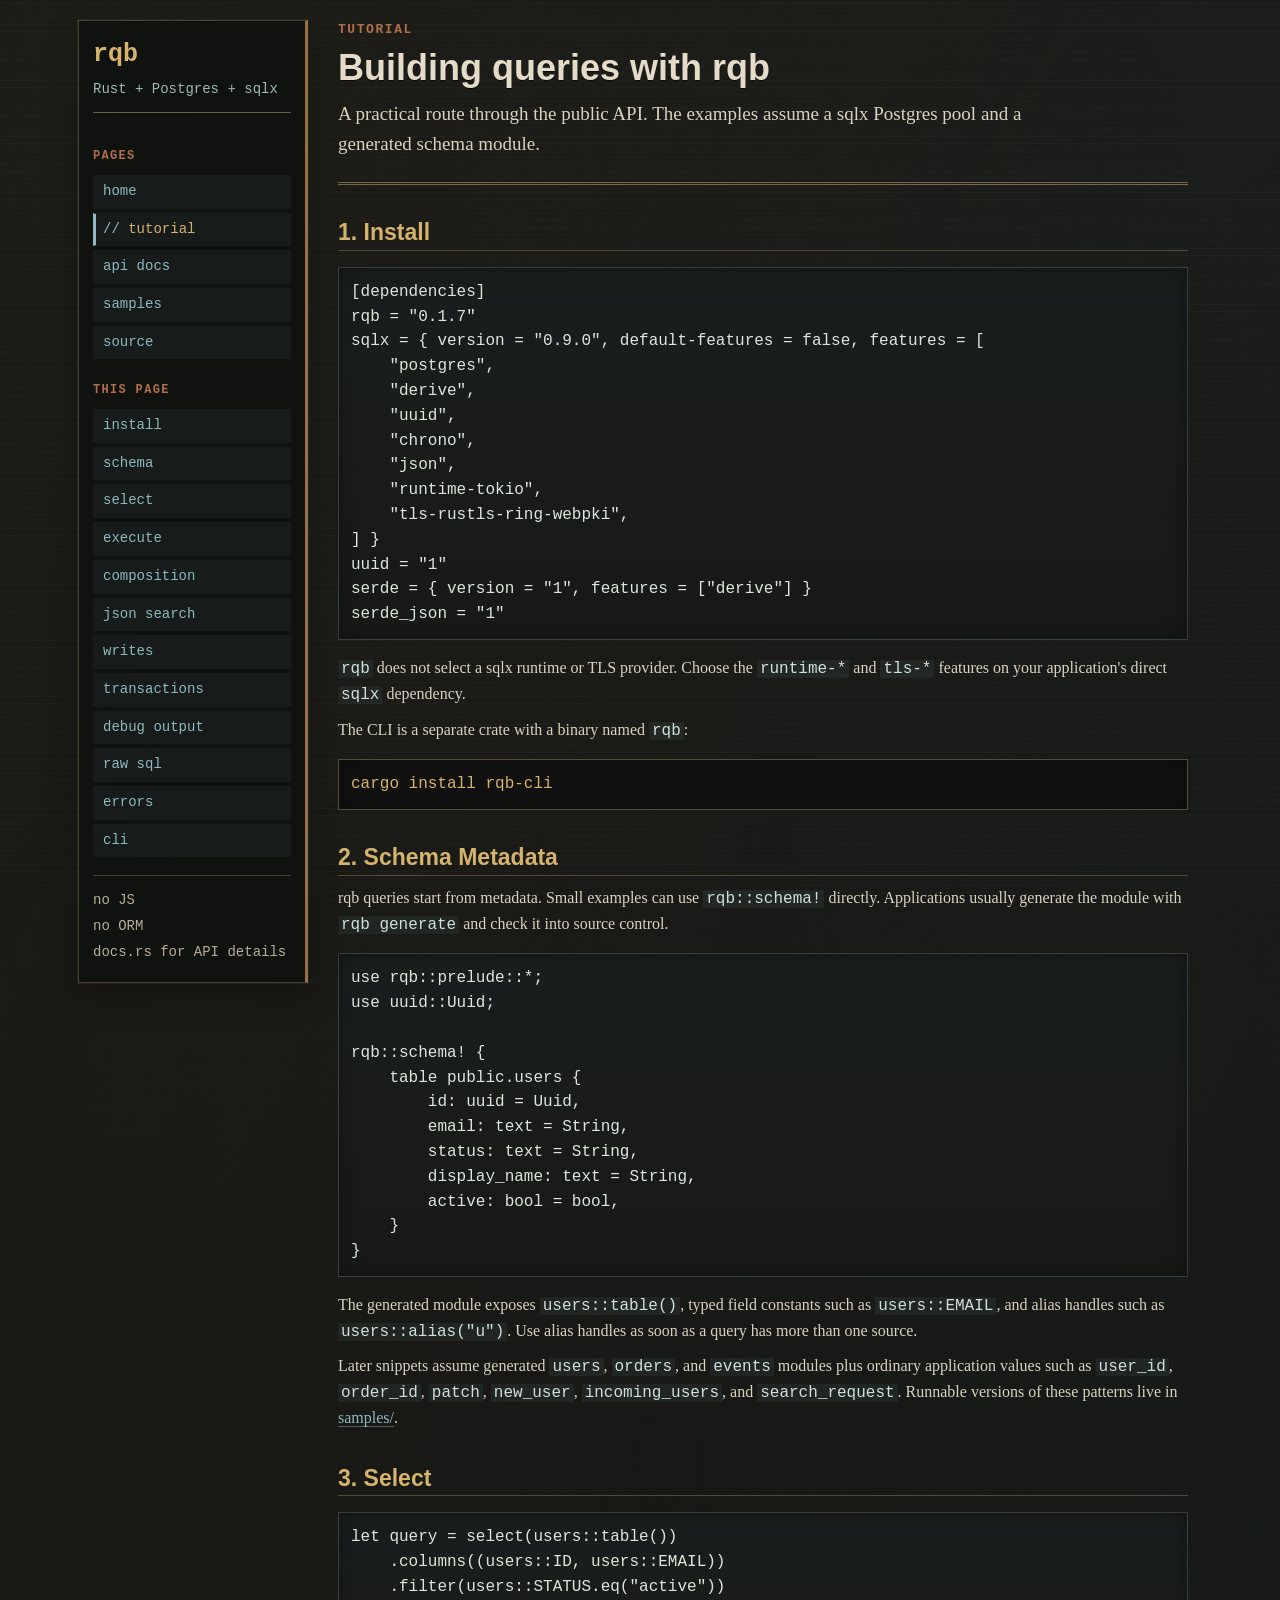
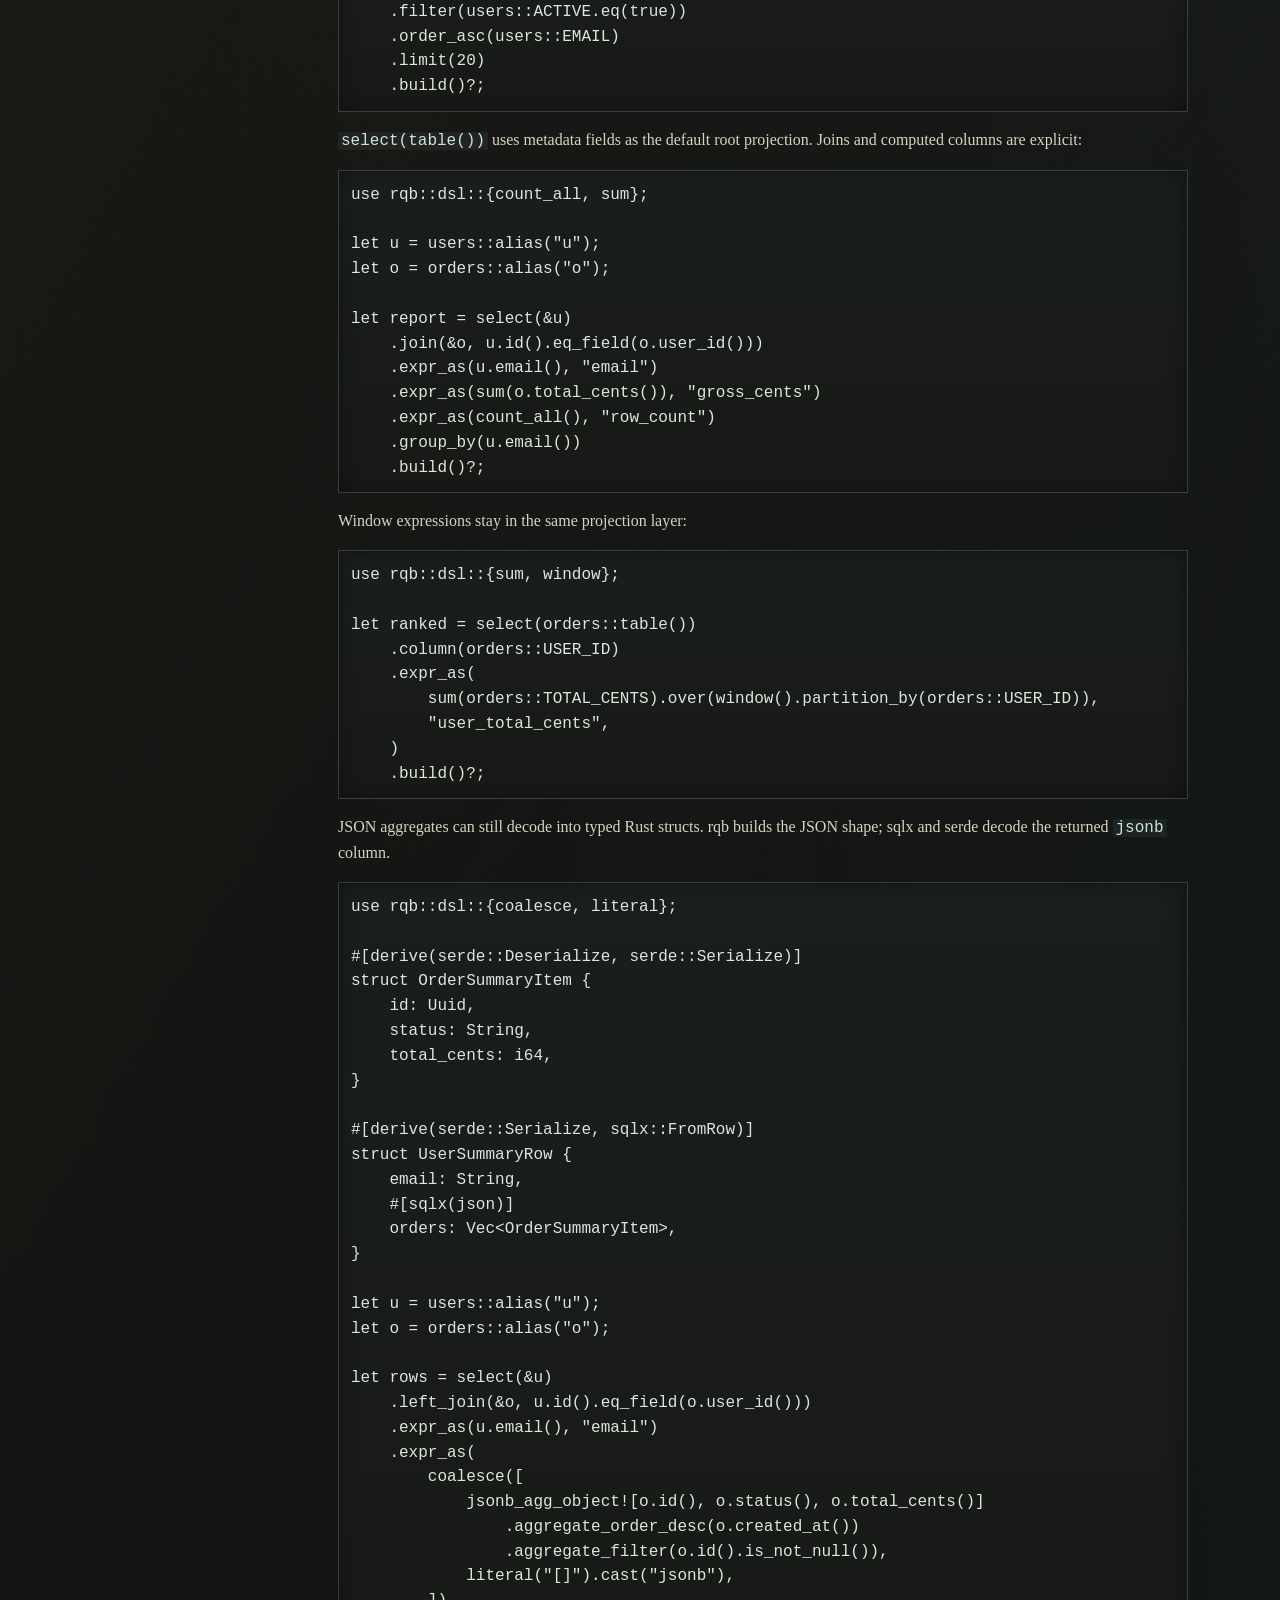
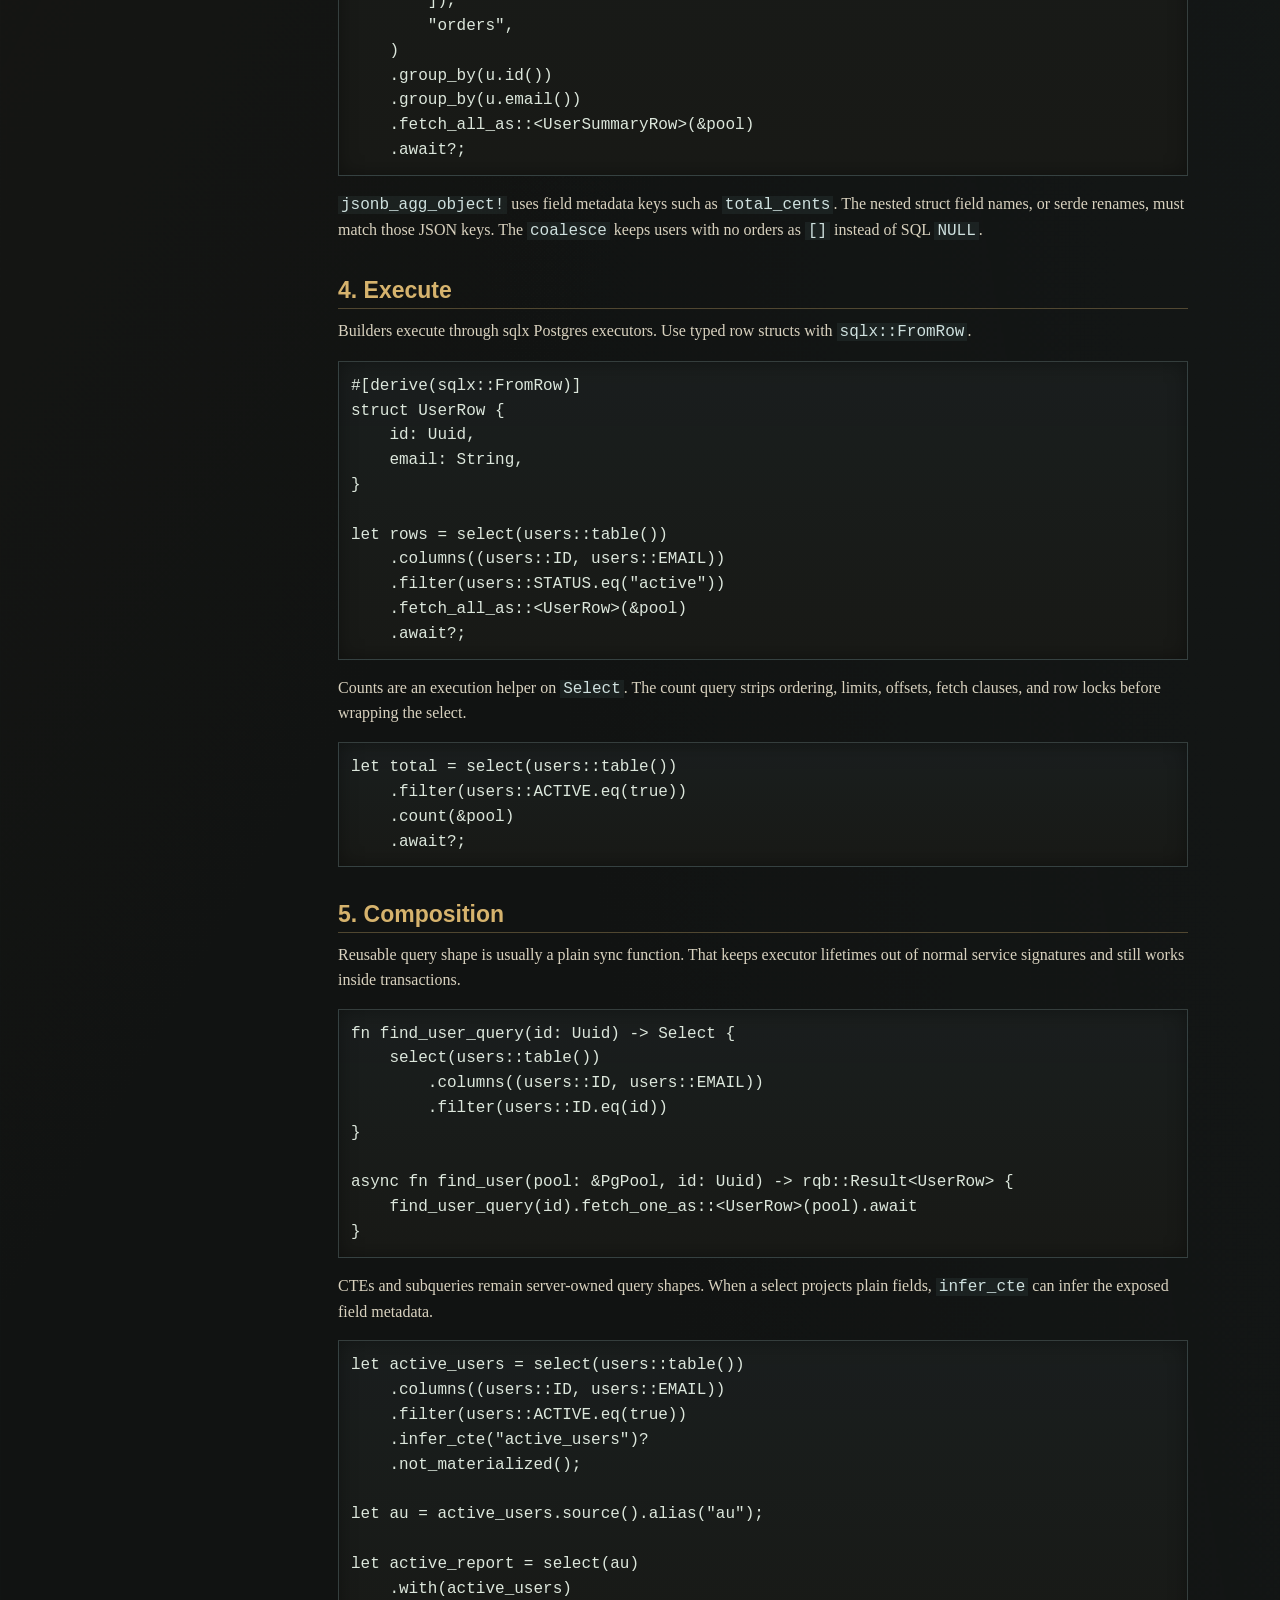
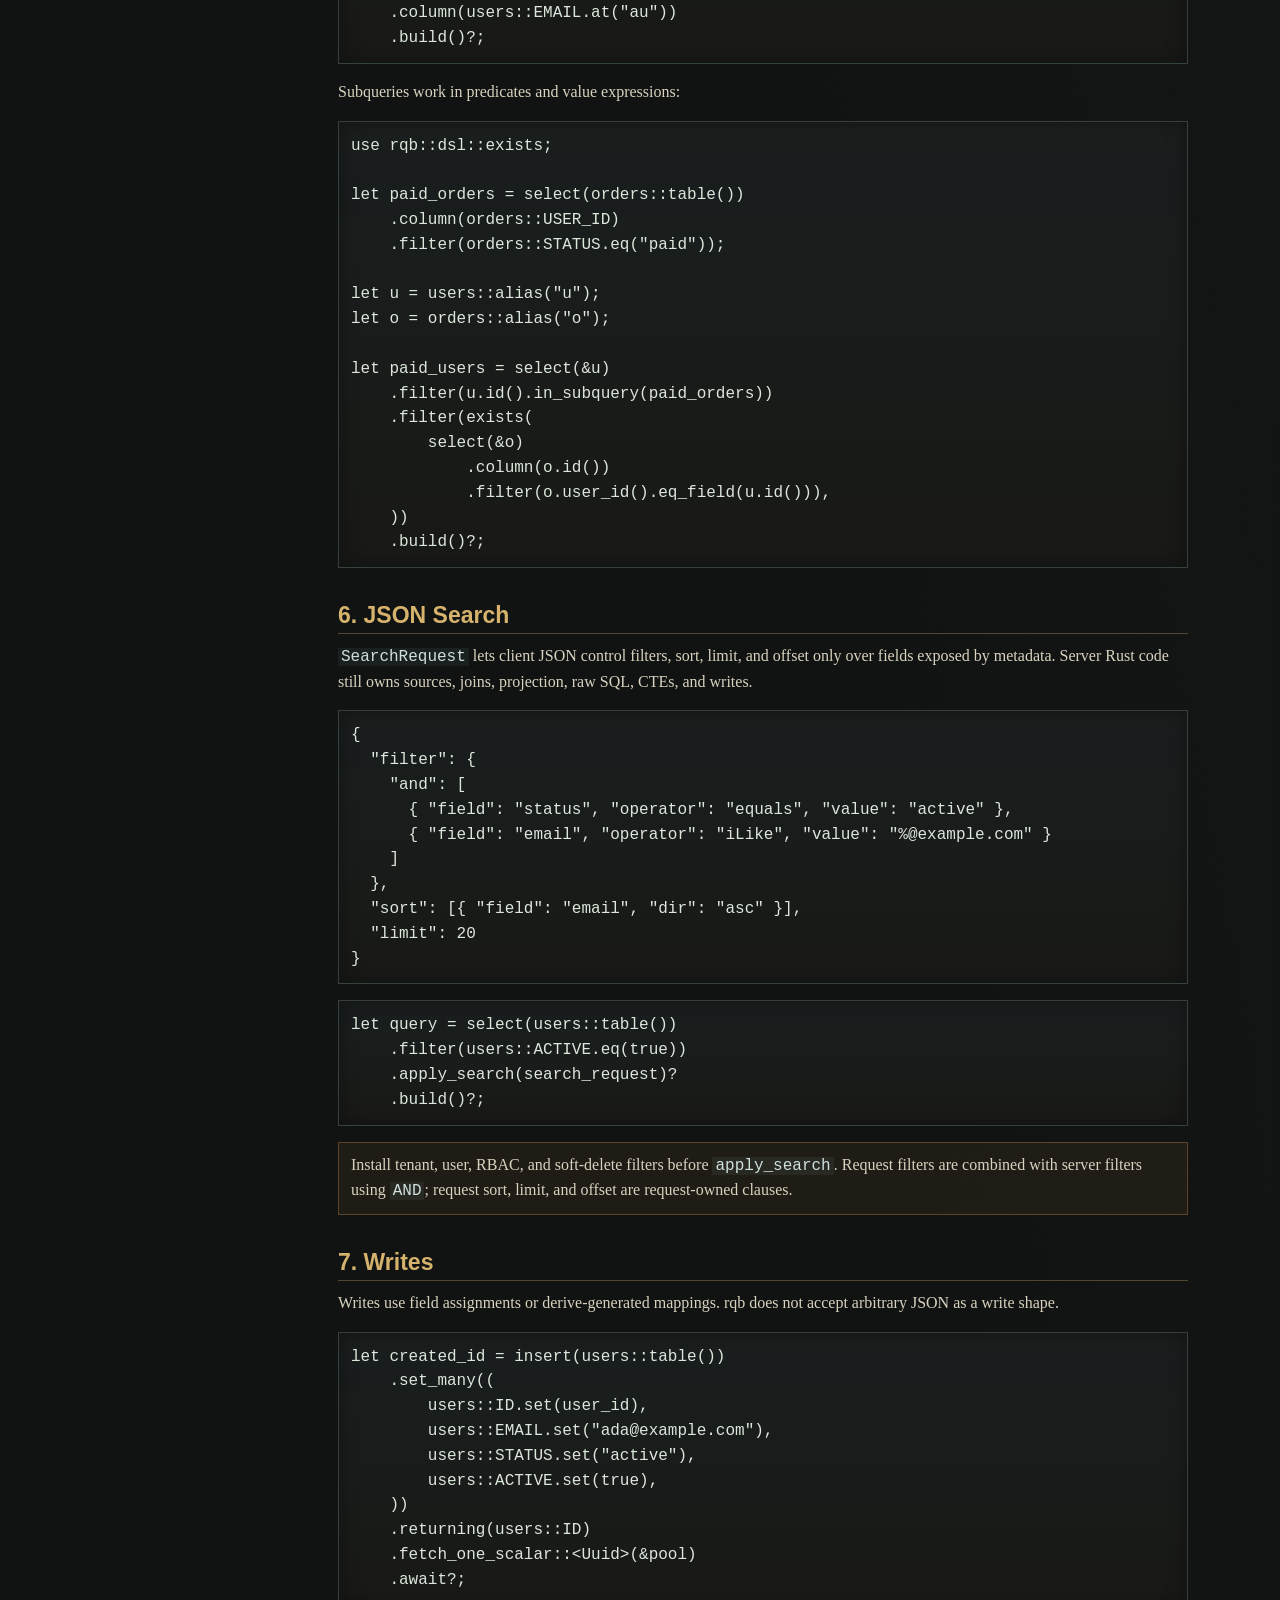
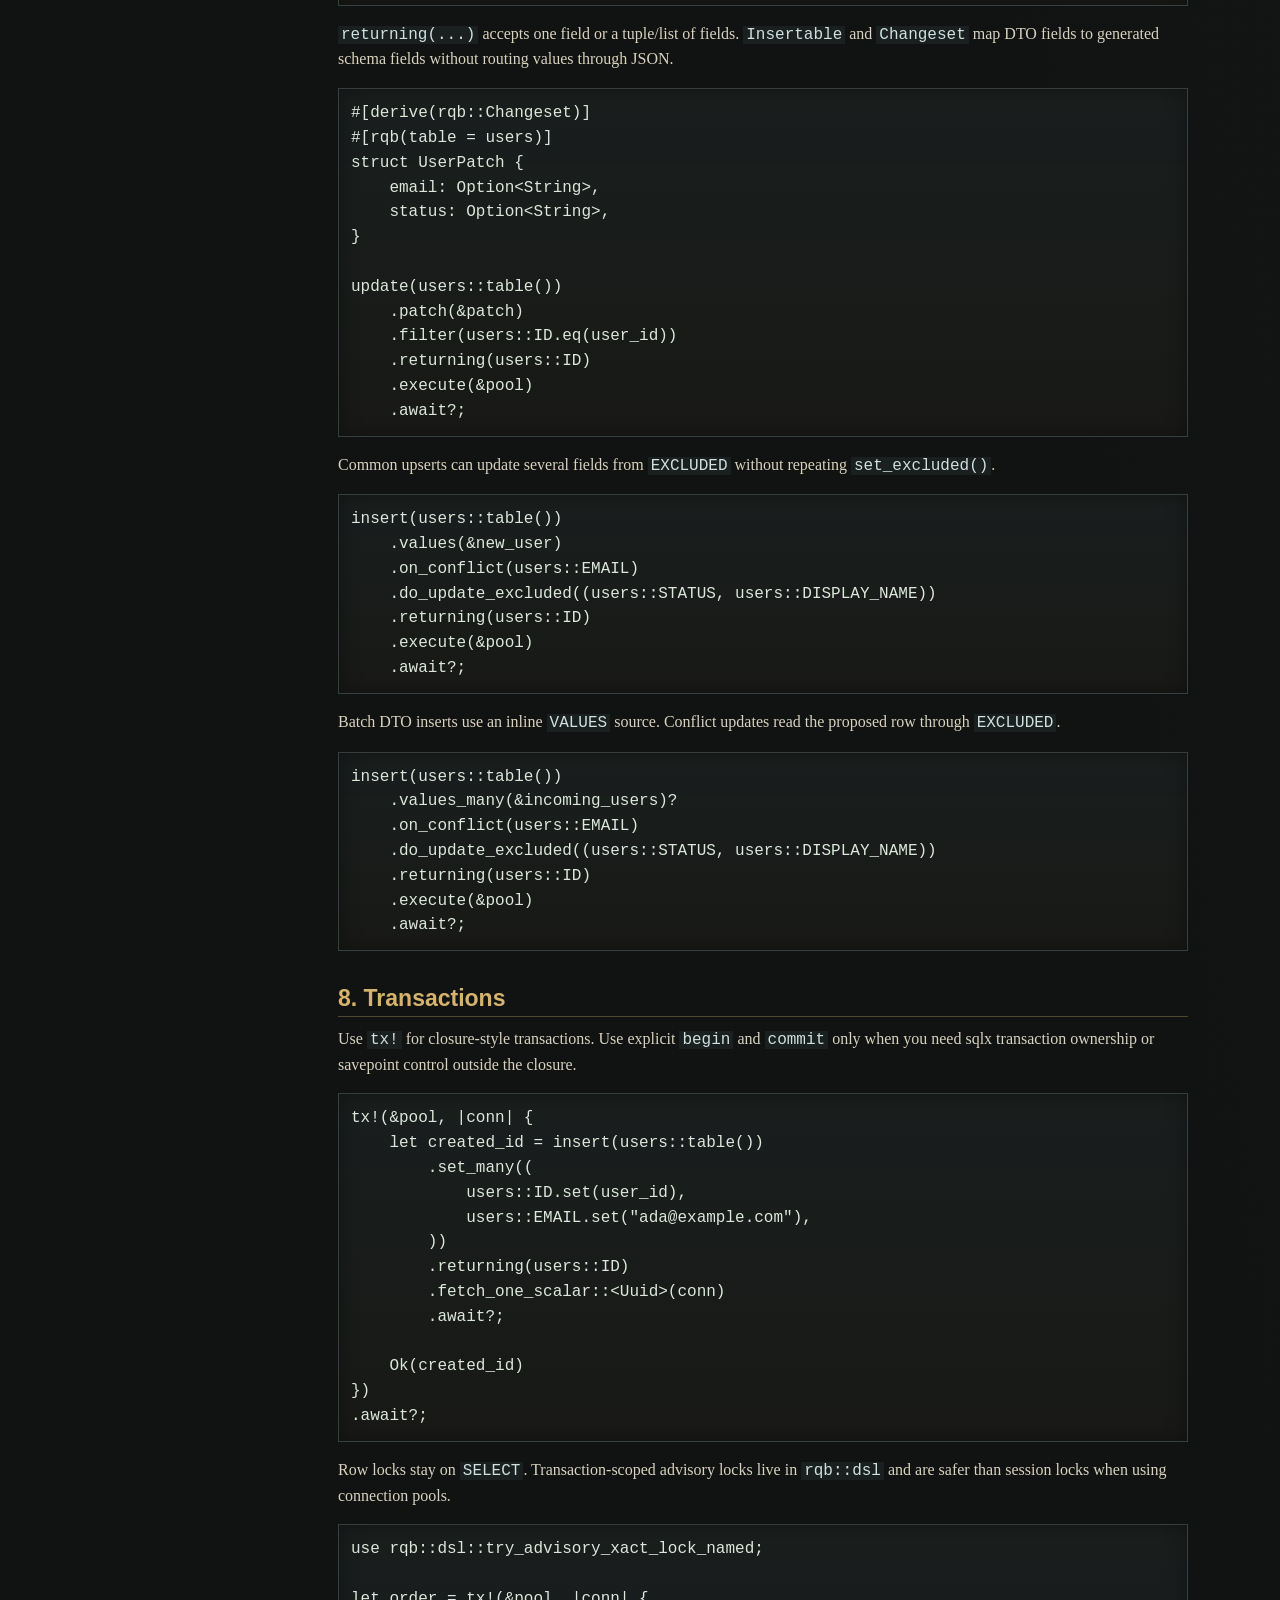
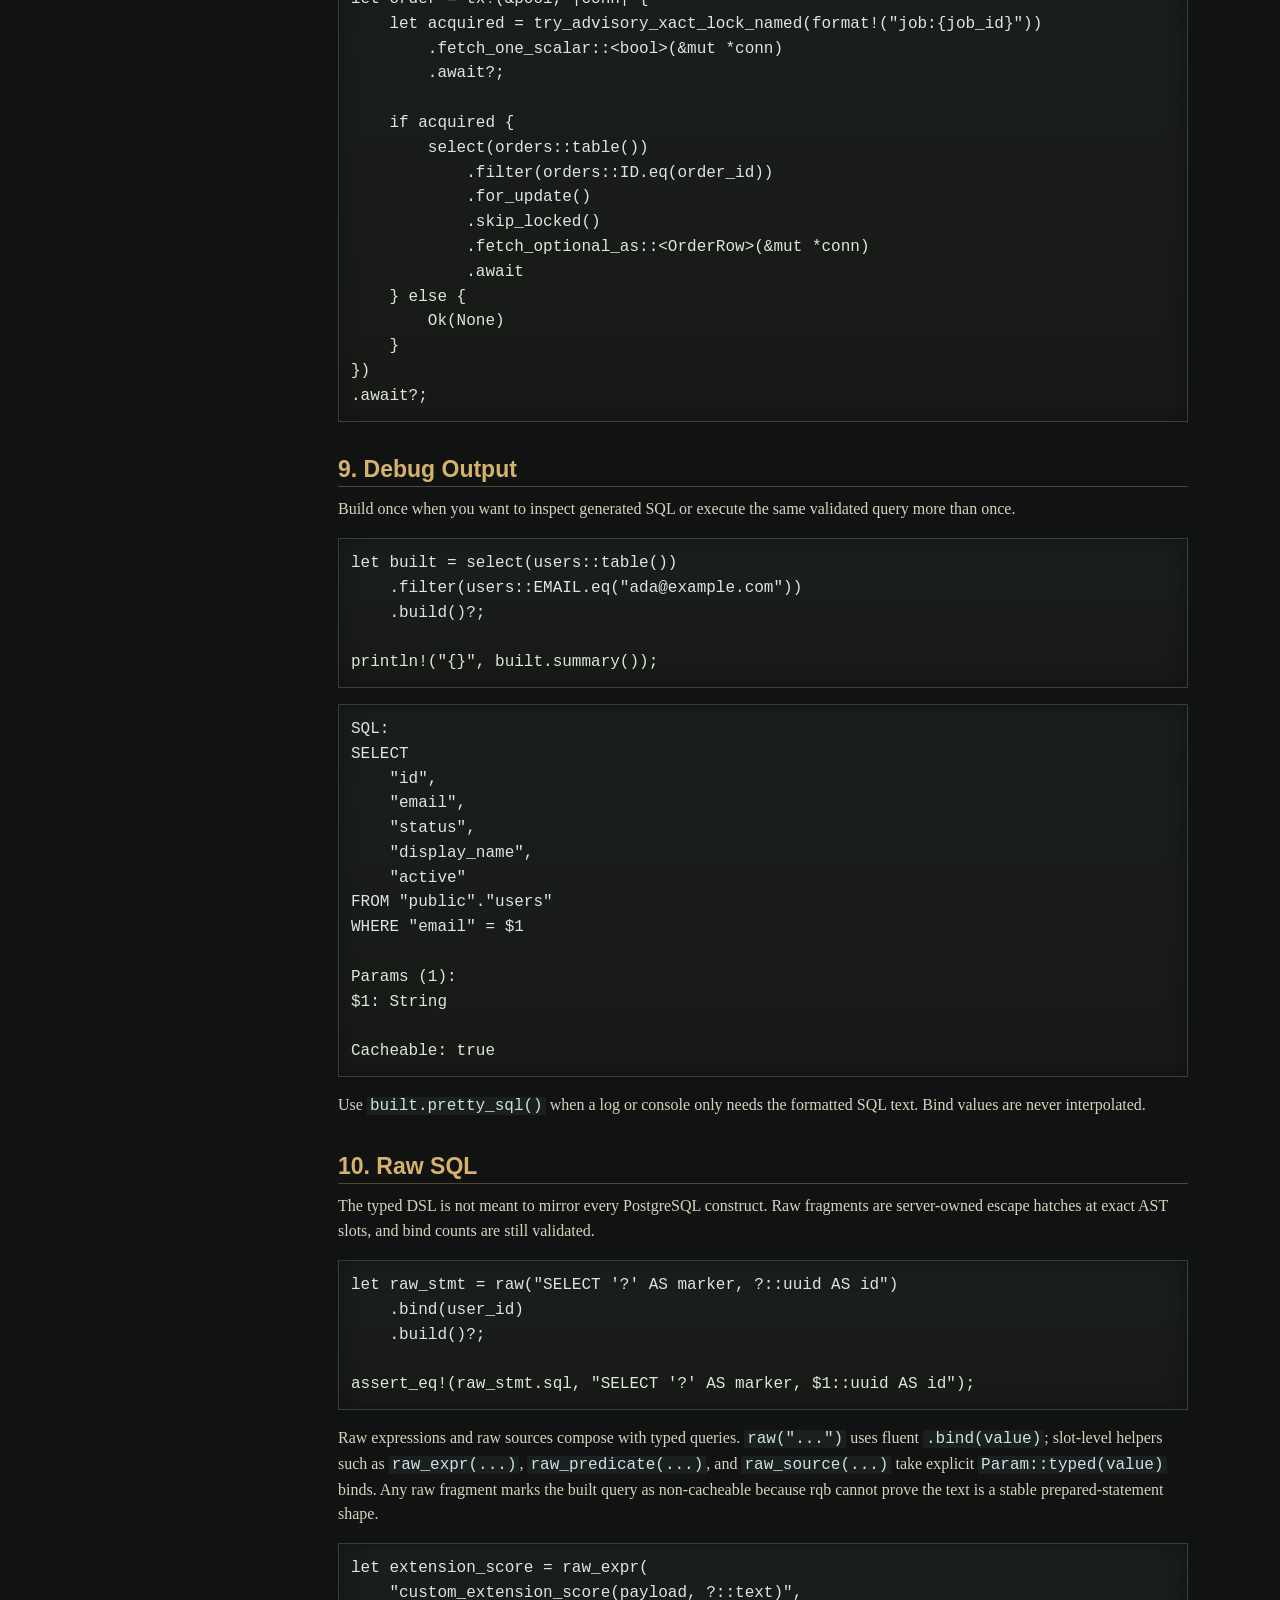
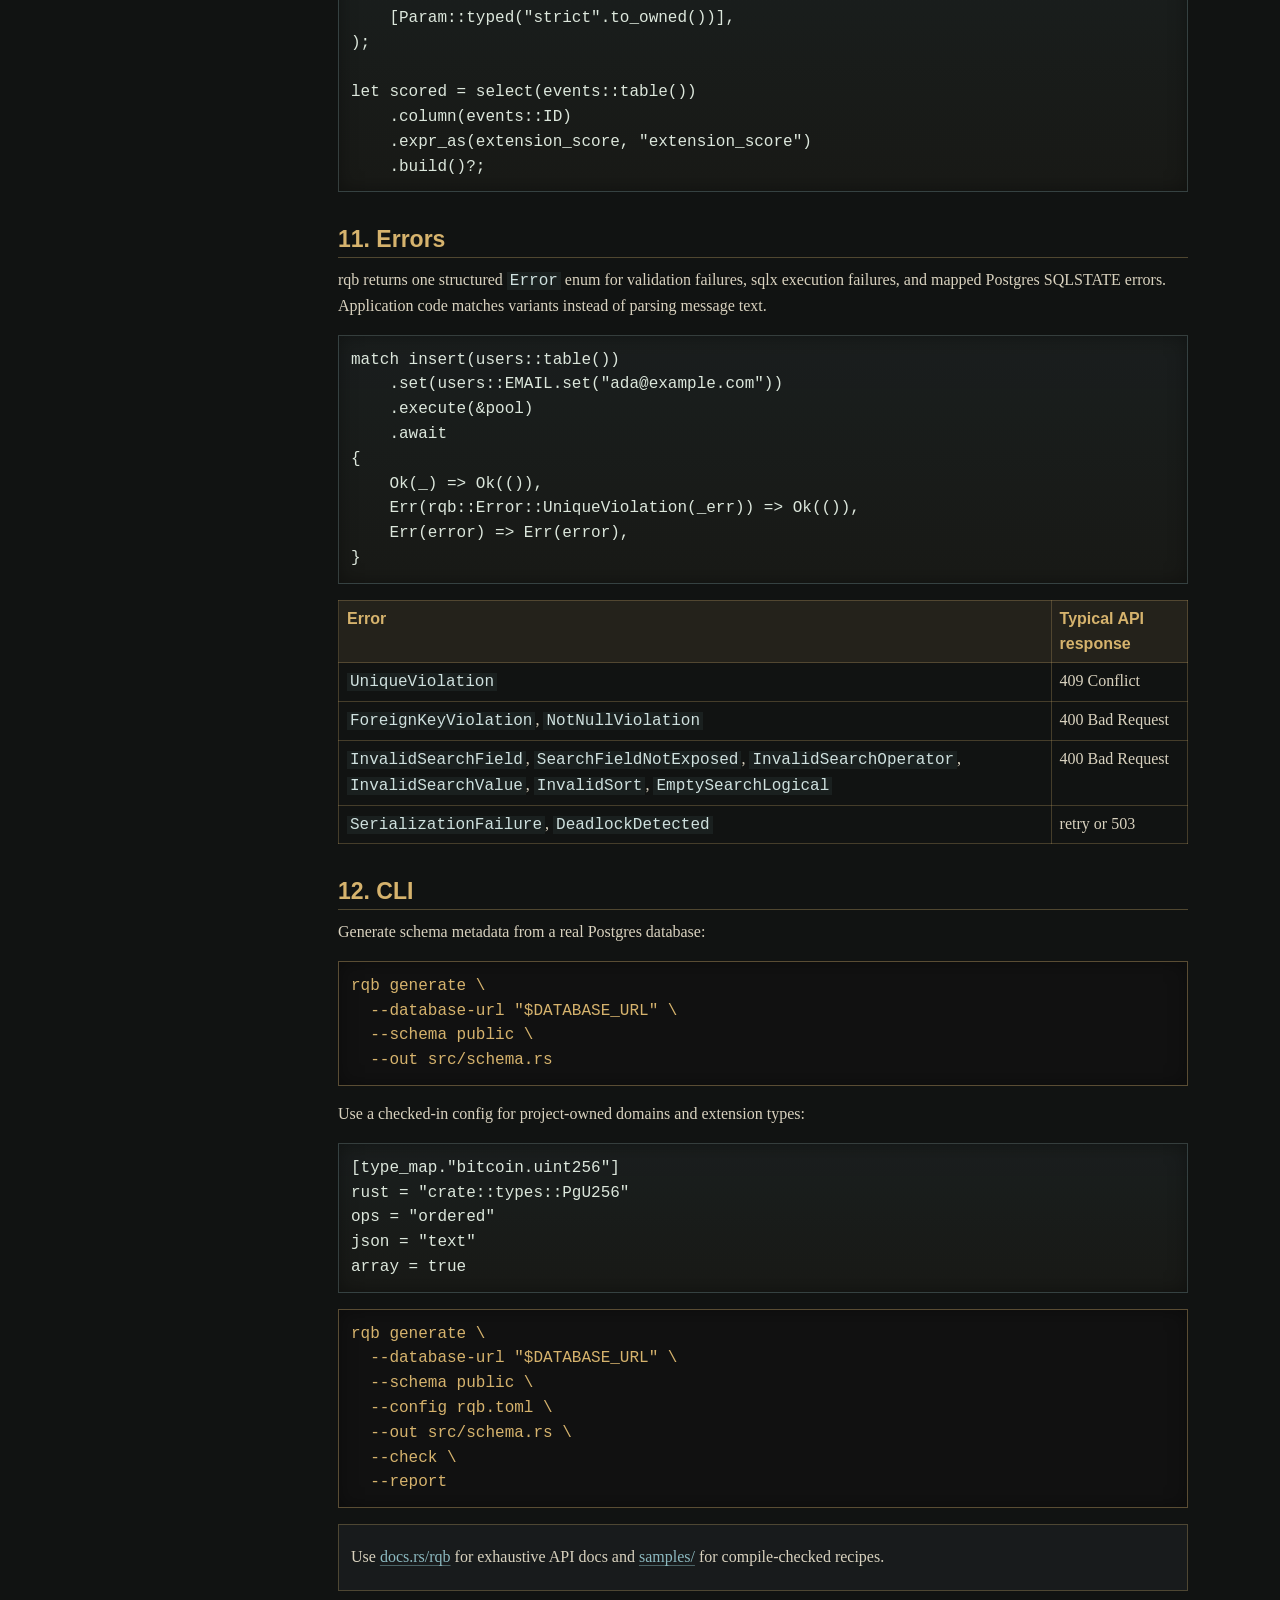
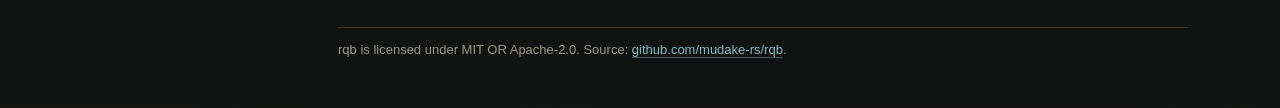
<file: docs/tutorial.html>
<!doctype html>
<html lang="en">
<head>
  <meta charset="utf-8">
  <meta name="viewport" content="width=device-width, initial-scale=1">
  <title>rqb tutorial</title>
  <meta name="description" content="A direct tutorial for rqb, a Rust/Postgres query builder on top of sqlx.">
  <link rel="icon" href="favicon.svg" type="image/svg+xml">
  <link rel="stylesheet" href="style.css">
</head>
<body>
  <div class="shell">
    <aside class="side">
      <div class="brand">
        <a href="index.html">rqb</a>
        <span>Rust + Postgres + sqlx</span>
      </div>

      <nav class="side-nav" aria-label="Site navigation">
        <div class="nav-label">pages</div>
        <a href="index.html">home</a>
        <a class="current" href="tutorial.html">tutorial</a>
        <a href="https://docs.rs/rqb">api docs</a>
        <a href="https://github.com/mudake-rs/rqb/tree/main/samples">samples</a>
        <a href="https://github.com/mudake-rs/rqb">source</a>

        <div class="nav-label">this page</div>
        <a href="#install">install</a>
        <a href="#schema">schema</a>
        <a href="#select">select</a>
        <a href="#execute">execute</a>
        <a href="#composition">composition</a>
        <a href="#json-search">json search</a>
        <a href="#writes">writes</a>
        <a href="#transactions">transactions</a>
        <a href="#debug">debug output</a>
        <a href="#raw">raw sql</a>
        <a href="#errors">errors</a>
        <a href="#cli">cli</a>
      </nav>

      <div class="side-box">
        <p>no JS</p>
        <p>no ORM</p>
        <p>docs.rs for API details</p>
      </div>
    </aside>

    <main class="content">
      <header class="page-head">
        <p class="kicker">tutorial</p>
        <h1>Building queries with rqb</h1>
        <p class="lede">A practical route through the public API. The examples assume a sqlx Postgres pool and a generated schema module.</p>
      </header>

      <h2 id="install">1. Install</h2>
      <pre><code>[dependencies]
rqb = "0.1.7"
sqlx = { version = "0.9.0", default-features = false, features = [
    "postgres",
    "derive",
    "uuid",
    "chrono",
    "json",
    "runtime-tokio",
    "tls-rustls-ring-webpki",
] }
uuid = "1"
serde = { version = "1", features = ["derive"] }
serde_json = "1"</code></pre>

      <p><code>rqb</code> does not select a sqlx runtime or TLS provider. Choose the <code>runtime-*</code> and <code>tls-*</code> features on your application's direct <code>sqlx</code> dependency.</p>

      <p>The CLI is a separate crate with a binary named <code>rqb</code>:</p>
      <pre class="command"><code>cargo install rqb-cli</code></pre>

      <h2 id="schema">2. Schema Metadata</h2>
      <p>rqb queries start from metadata. Small examples can use <code>rqb::schema!</code> directly. Applications usually generate the module with <code>rqb generate</code> and check it into source control.</p>

      <pre><code>use rqb::prelude::*;
use uuid::Uuid;

rqb::schema! {
    table public.users {
        id: uuid = Uuid,
        email: text = String,
        status: text = String,
        display_name: text = String,
        active: bool = bool,
    }
}</code></pre>

      <p>The generated module exposes <code>users::table()</code>, typed field constants such as <code>users::EMAIL</code>, and alias handles such as <code>users::alias("u")</code>. Use alias handles as soon as a query has more than one source.</p>

      <p>Later snippets assume generated <code>users</code>, <code>orders</code>, and <code>events</code> modules plus ordinary application values such as <code>user_id</code>, <code>order_id</code>, <code>patch</code>, <code>new_user</code>, <code>incoming_users</code>, and <code>search_request</code>. Runnable versions of these patterns live in <a href="https://github.com/mudake-rs/rqb/tree/main/samples">samples/</a>.</p>

      <h2 id="select">3. Select</h2>
      <pre><code>let query = select(users::table())
    .columns((users::ID, users::EMAIL))
    .filter(users::STATUS.eq("active"))
    .filter(users::ACTIVE.eq(true))
    .order_asc(users::EMAIL)
    .limit(20)
    .build()?;</code></pre>

      <p><code>select(table())</code> uses metadata fields as the default root projection. Joins and computed columns are explicit:</p>

      <pre><code>use rqb::dsl::{count_all, sum};

let u = users::alias("u");
let o = orders::alias("o");

let report = select(&amp;u)
    .join(&amp;o, u.id().eq_field(o.user_id()))
    .expr_as(u.email(), "email")
    .expr_as(sum(o.total_cents()), "gross_cents")
    .expr_as(count_all(), "row_count")
    .group_by(u.email())
    .build()?;</code></pre>

      <p>Window expressions stay in the same projection layer:</p>

      <pre><code>use rqb::dsl::{sum, window};

let ranked = select(orders::table())
    .column(orders::USER_ID)
    .expr_as(
        sum(orders::TOTAL_CENTS).over(window().partition_by(orders::USER_ID)),
        "user_total_cents",
    )
    .build()?;</code></pre>

      <p>JSON aggregates can still decode into typed Rust structs. rqb builds the JSON shape; sqlx and serde decode the returned <code>jsonb</code> column.</p>

      <pre><code>use rqb::dsl::{coalesce, literal};

#[derive(serde::Deserialize, serde::Serialize)]
struct OrderSummaryItem {
    id: Uuid,
    status: String,
    total_cents: i64,
}

#[derive(serde::Serialize, sqlx::FromRow)]
struct UserSummaryRow {
    email: String,
    #[sqlx(json)]
    orders: Vec&lt;OrderSummaryItem&gt;,
}

let u = users::alias("u");
let o = orders::alias("o");

let rows = select(&amp;u)
    .left_join(&amp;o, u.id().eq_field(o.user_id()))
    .expr_as(u.email(), "email")
    .expr_as(
        coalesce([
            jsonb_agg_object![o.id(), o.status(), o.total_cents()]
                .aggregate_order_desc(o.created_at())
                .aggregate_filter(o.id().is_not_null()),
            literal("[]").cast("jsonb"),
        ]),
        "orders",
    )
    .group_by(u.id())
    .group_by(u.email())
    .fetch_all_as::&lt;UserSummaryRow&gt;(&amp;pool)
    .await?;</code></pre>

      <p><code>jsonb_agg_object!</code> uses field metadata keys such as <code>total_cents</code>. The nested struct field names, or serde renames, must match those JSON keys. The <code>coalesce</code> keeps users with no orders as <code>[]</code> instead of SQL <code>NULL</code>.</p>

      <h2 id="execute">4. Execute</h2>
      <p>Builders execute through sqlx Postgres executors. Use typed row structs with <code>sqlx::FromRow</code>.</p>

      <pre><code>#[derive(sqlx::FromRow)]
struct UserRow {
    id: Uuid,
    email: String,
}

let rows = select(users::table())
    .columns((users::ID, users::EMAIL))
    .filter(users::STATUS.eq("active"))
    .fetch_all_as::&lt;UserRow&gt;(&amp;pool)
    .await?;</code></pre>

      <p>Counts are an execution helper on <code>Select</code>. The count query strips ordering, limits, offsets, fetch clauses, and row locks before wrapping the select.</p>

      <pre><code>let total = select(users::table())
    .filter(users::ACTIVE.eq(true))
    .count(&amp;pool)
    .await?;</code></pre>

      <h2 id="composition">5. Composition</h2>
      <p>Reusable query shape is usually a plain sync function. That keeps executor lifetimes out of normal service signatures and still works inside transactions.</p>

      <pre><code>fn find_user_query(id: Uuid) -&gt; Select {
    select(users::table())
        .columns((users::ID, users::EMAIL))
        .filter(users::ID.eq(id))
}

async fn find_user(pool: &amp;PgPool, id: Uuid) -&gt; rqb::Result&lt;UserRow&gt; {
    find_user_query(id).fetch_one_as::&lt;UserRow&gt;(pool).await
}</code></pre>

      <p>CTEs and subqueries remain server-owned query shapes. When a select projects plain fields, <code>infer_cte</code> can infer the exposed field metadata.</p>

      <pre><code>let active_users = select(users::table())
    .columns((users::ID, users::EMAIL))
    .filter(users::ACTIVE.eq(true))
    .infer_cte("active_users")?
    .not_materialized();

let au = active_users.source().alias("au");

let active_report = select(au)
    .with(active_users)
    .column(users::EMAIL.at("au"))
    .build()?;</code></pre>

      <p>Subqueries work in predicates and value expressions:</p>

      <pre><code>use rqb::dsl::exists;

let paid_orders = select(orders::table())
    .column(orders::USER_ID)
    .filter(orders::STATUS.eq("paid"));

let u = users::alias("u");
let o = orders::alias("o");

let paid_users = select(&amp;u)
    .filter(u.id().in_subquery(paid_orders))
    .filter(exists(
        select(&amp;o)
            .column(o.id())
            .filter(o.user_id().eq_field(u.id())),
    ))
    .build()?;</code></pre>

      <h2 id="json-search">6. JSON Search</h2>
      <p><code>SearchRequest</code> lets client JSON control filters, sort, limit, and offset only over fields exposed by metadata. Server Rust code still owns sources, joins, projection, raw SQL, CTEs, and writes.</p>

      <pre><code>{
  "filter": {
    "and": [
      { "field": "status", "operator": "equals", "value": "active" },
      { "field": "email", "operator": "iLike", "value": "%@example.com" }
    ]
  },
  "sort": [{ "field": "email", "dir": "asc" }],
  "limit": 20
}</code></pre>

      <pre><code>let query = select(users::table())
    .filter(users::ACTIVE.eq(true))
    .apply_search(search_request)?
    .build()?;</code></pre>

      <div class="warning">
        Install tenant, user, RBAC, and soft-delete filters before <code>apply_search</code>. Request filters are combined with server filters using <code>AND</code>; request sort, limit, and offset are request-owned clauses.
      </div>

      <h2 id="writes">7. Writes</h2>
      <p>Writes use field assignments or derive-generated mappings. rqb does not accept arbitrary JSON as a write shape.</p>

      <pre><code>let created_id = insert(users::table())
    .set_many((
        users::ID.set(user_id),
        users::EMAIL.set("ada@example.com"),
        users::STATUS.set("active"),
        users::ACTIVE.set(true),
    ))
    .returning(users::ID)
    .fetch_one_scalar::&lt;Uuid&gt;(&amp;pool)
    .await?;</code></pre>

      <p><code>returning(...)</code> accepts one field or a tuple/list of fields. <code>Insertable</code> and <code>Changeset</code> map DTO fields to generated schema fields without routing values through JSON.</p>

      <pre><code>#[derive(rqb::Changeset)]
#[rqb(table = users)]
struct UserPatch {
    email: Option&lt;String&gt;,
    status: Option&lt;String&gt;,
}

update(users::table())
    .patch(&amp;patch)
    .filter(users::ID.eq(user_id))
    .returning(users::ID)
    .execute(&amp;pool)
    .await?;</code></pre>

      <p>Common upserts can update several fields from <code>EXCLUDED</code> without repeating <code>set_excluded()</code>.</p>

      <pre><code>insert(users::table())
    .values(&amp;new_user)
    .on_conflict(users::EMAIL)
    .do_update_excluded((users::STATUS, users::DISPLAY_NAME))
    .returning(users::ID)
    .execute(&amp;pool)
    .await?;</code></pre>

      <p>Batch DTO inserts use an inline <code>VALUES</code> source. Conflict updates read the proposed row through <code>EXCLUDED</code>.</p>

      <pre><code>insert(users::table())
    .values_many(&amp;incoming_users)?
    .on_conflict(users::EMAIL)
    .do_update_excluded((users::STATUS, users::DISPLAY_NAME))
    .returning(users::ID)
    .execute(&amp;pool)
    .await?;</code></pre>

      <h2 id="transactions">8. Transactions</h2>
      <p>Use <code>tx!</code> for closure-style transactions. Use explicit <code>begin</code> and <code>commit</code> only when you need sqlx transaction ownership or savepoint control outside the closure.</p>

      <pre><code>tx!(&amp;pool, |conn| {
    let created_id = insert(users::table())
        .set_many((
            users::ID.set(user_id),
            users::EMAIL.set("ada@example.com"),
        ))
        .returning(users::ID)
        .fetch_one_scalar::&lt;Uuid&gt;(conn)
        .await?;

    Ok(created_id)
})
.await?;</code></pre>

      <p>Row locks stay on <code>SELECT</code>. Transaction-scoped advisory locks live in <code>rqb::dsl</code> and are safer than session locks when using connection pools.</p>

      <pre><code>use rqb::dsl::try_advisory_xact_lock_named;

let order = tx!(&amp;pool, |conn| {
    let acquired = try_advisory_xact_lock_named(format!("job:{job_id}"))
        .fetch_one_scalar::&lt;bool&gt;(&amp;mut *conn)
        .await?;

    if acquired {
        select(orders::table())
            .filter(orders::ID.eq(order_id))
            .for_update()
            .skip_locked()
            .fetch_optional_as::&lt;OrderRow&gt;(&amp;mut *conn)
            .await
    } else {
        Ok(None)
    }
})
.await?;</code></pre>

      <h2 id="debug">9. Debug Output</h2>
      <p>Build once when you want to inspect generated SQL or execute the same validated query more than once.</p>

      <pre><code>let built = select(users::table())
    .filter(users::EMAIL.eq("ada@example.com"))
    .build()?;

println!("{}", built.summary());</code></pre>

      <pre><code>SQL:
SELECT
    "id",
    "email",
    "status",
    "display_name",
    "active"
FROM "public"."users"
WHERE "email" = $1

Params (1):
$1: String

Cacheable: true</code></pre>

      <p>Use <code>built.pretty_sql()</code> when a log or console only needs the formatted SQL text. Bind values are never interpolated.</p>

      <h2 id="raw">10. Raw SQL</h2>
      <p>The typed DSL is not meant to mirror every PostgreSQL construct. Raw fragments are server-owned escape hatches at exact AST slots, and bind counts are still validated.</p>

      <pre><code>let raw_stmt = raw("SELECT '?' AS marker, ?::uuid AS id")
    .bind(user_id)
    .build()?;

assert_eq!(raw_stmt.sql, "SELECT '?' AS marker, $1::uuid AS id");</code></pre>

      <p>Raw expressions and raw sources compose with typed queries. <code>raw("...")</code> uses fluent <code>.bind(value)</code>; slot-level helpers such as <code>raw_expr(...)</code>, <code>raw_predicate(...)</code>, and <code>raw_source(...)</code> take explicit <code>Param::typed(value)</code> binds. Any raw fragment marks the built query as non-cacheable because rqb cannot prove the text is a stable prepared-statement shape.</p>

      <pre><code>let extension_score = raw_expr(
    "custom_extension_score(payload, ?::text)",
    [Param::typed("strict".to_owned())],
);

let scored = select(events::table())
    .column(events::ID)
    .expr_as(extension_score, "extension_score")
    .build()?;</code></pre>

      <h2 id="errors">11. Errors</h2>
      <p>rqb returns one structured <code>Error</code> enum for validation failures, sqlx execution failures, and mapped Postgres SQLSTATE errors. Application code matches variants instead of parsing message text.</p>

      <pre><code>match insert(users::table())
    .set(users::EMAIL.set("ada@example.com"))
    .execute(&amp;pool)
    .await
{
    Ok(_) =&gt; Ok(()),
    Err(rqb::Error::UniqueViolation(_err)) =&gt; Ok(()),
    Err(error) =&gt; Err(error),
}</code></pre>

      <table>
        <thead>
          <tr>
            <th>Error</th>
            <th>Typical API response</th>
          </tr>
        </thead>
        <tbody>
          <tr>
            <td><code>UniqueViolation</code></td>
            <td>409 Conflict</td>
          </tr>
          <tr>
            <td><code>ForeignKeyViolation</code>, <code>NotNullViolation</code></td>
            <td>400 Bad Request</td>
          </tr>
          <tr>
            <td><code>InvalidSearchField</code>, <code>SearchFieldNotExposed</code>, <code>InvalidSearchOperator</code>, <code>InvalidSearchValue</code>, <code>InvalidSort</code>, <code>EmptySearchLogical</code></td>
            <td>400 Bad Request</td>
          </tr>
          <tr>
            <td><code>SerializationFailure</code>, <code>DeadlockDetected</code></td>
            <td>retry or 503</td>
          </tr>
        </tbody>
      </table>

      <h2 id="cli">12. CLI</h2>
      <p>Generate schema metadata from a real Postgres database:</p>

      <pre class="command"><code>rqb generate \
  --database-url "$DATABASE_URL" \
  --schema public \
  --out src/schema.rs</code></pre>

      <p>Use a checked-in config for project-owned domains and extension types:</p>

      <pre><code>[type_map."bitcoin.uint256"]
rust = "crate::types::PgU256"
ops = "ordered"
json = "text"
array = true</code></pre>

      <pre class="command"><code>rqb generate \
  --database-url "$DATABASE_URL" \
  --schema public \
  --config rqb.toml \
  --out src/schema.rs \
  --check \
  --report</code></pre>

      <div class="callout">
        <p>Use <a href="https://docs.rs/rqb">docs.rs/rqb</a> for exhaustive API docs and <a href="https://github.com/mudake-rs/rqb/tree/main/samples">samples/</a> for compile-checked recipes.</p>
      </div>

      <footer>
        rqb is licensed under MIT OR Apache-2.0. Source: <a href="https://github.com/mudake-rs/rqb">github.com/mudake-rs/rqb</a>.
      </footer>
    </main>
  </div>
</body>
</html>
</file>
<file: docs/style.css>
html {
  background: #111312;
  color: #d9d2bf;
  font: 16px/1.55 Georgia, "Times New Roman", serif;
  scroll-behavior: smooth;
}

* {
  box-sizing: border-box;
}

body {
  background:
    linear-gradient(120deg, rgba(136, 98, 55, 0.10), transparent 34%),
    linear-gradient(260deg, rgba(67, 96, 101, 0.08), transparent 44%),
    #111312;
  margin: 0;
  min-height: 100vh;
}

body::before {
  background:
    repeating-linear-gradient(
      0deg,
      rgba(255, 255, 255, 0.018) 0,
      rgba(255, 255, 255, 0.018) 1px,
      transparent 1px,
      transparent 7px
    );
  content: "";
  inset: 0;
  pointer-events: none;
  position: fixed;
  z-index: 0;
}

a {
  color: #8dbac1;
  text-decoration-color: rgba(141, 186, 193, 0.45);
  text-underline-offset: 3px;
}

a:visited {
  color: #b3a3bd;
}

a:hover {
  color: #d6b36d;
  text-decoration-color: currentColor;
}

a:focus-visible {
  outline: 2px solid #8dbac1;
  outline-offset: 2px;
}

.shell {
  display: grid;
  gap: 30px;
  grid-template-columns: 230px minmax(0, 850px);
  margin: 0 auto;
  max-width: 1160px;
  padding: 20px 18px 48px;
  position: relative;
  z-index: 1;
}

.side {
  align-self: start;
  background: rgba(16, 18, 17, 0.92);
  border: 1px solid rgba(169, 143, 91, 0.38);
  border-right: 3px solid #9b6f44;
  box-shadow:
    0 0 0 1px rgba(107, 133, 136, 0.10),
    0 12px 30px rgba(0, 0, 0, 0.24);
  font-family: "Courier New", Courier, monospace;
  font-size: 14px;
  padding: 15px 14px;
  position: sticky;
  top: 16px;
  z-index: 5;
}

.brand {
  border-bottom: 1px solid rgba(169, 143, 91, 0.62);
  margin-bottom: 16px;
  padding-bottom: 12px;
}

.brand a {
  color: #d6b36d;
  display: inline-block;
  font-size: 25px;
  font-weight: 700;
  text-decoration: none;
  text-shadow: none;
}

.brand span {
  color: #9fb8b9;
  display: block;
  margin-top: 4px;
}

.nav-label {
  color: #b06f4a;
  font-size: 12px;
  font-weight: 700;
  letter-spacing: 0.11em;
  margin: 18px 0 5px;
  text-transform: uppercase;
}

.side-nav {
  display: grid;
  gap: 4px;
}

.side-nav a {
  background: rgba(141, 186, 193, 0.055);
  border: 1px solid transparent;
  border-left: 3px solid transparent;
  display: block;
  min-height: 32px;
  padding: 5px 7px;
  position: relative;
  text-decoration: none;
  z-index: 6;
}

.side-nav a:hover,
.side-nav a:focus {
  background: rgba(169, 143, 91, 0.12);
  border-color: rgba(169, 143, 91, 0.42);
  border-left-color: #a8784e;
  color: #d6b36d;
  outline: 0;
}

.side-nav a.current {
  color: #d6b36d;
  border-left-color: #8dbac1;
}

.side-nav a.current::before {
  color: #8dbac1;
  content: "// ";
}

.side-box {
  border-top: 1px solid rgba(169, 143, 91, 0.38);
  color: #b8ae99;
  margin-top: 18px;
  padding-top: 10px;
}

.side-box p {
  margin: 4px 0;
}

.content {
  min-width: 0;
  position: relative;
  z-index: 1;
}

.page-head {
  border-bottom: 3px double rgba(169, 143, 91, 0.65);
  margin-bottom: 22px;
  padding-bottom: 14px;
}

h1,
h2,
h3 {
  font-family: Arial, Helvetica, sans-serif;
  line-height: 1.2;
}

h1 {
  color: #e4dcc8;
  font-size: 36px;
  margin: 0;
  text-shadow: 0 1px 0 rgba(0, 0, 0, 0.65);
}

h2 {
  border-bottom: 1px solid rgba(169, 143, 91, 0.42);
  color: #d6b36d;
  font-size: 23px;
  margin: 34px 0 10px;
  padding-bottom: 3px;
  scroll-margin-top: 18px;
}

h2:target {
  background: rgba(169, 143, 91, 0.14);
  box-shadow: 0 0 0 4px rgba(169, 143, 91, 0.11);
}

h3 {
  color: #e4dcc8;
  font-size: 18px;
  margin: 22px 0 8px;
}

p {
  margin: 10px 0;
}

.lede {
  font-size: 19px;
  max-width: 760px;
}

.kicker {
  color: #b06f4a;
  font-family: "Courier New", Courier, monospace;
  font-size: 13px;
  font-weight: 700;
  letter-spacing: 0.12em;
  margin: 0 0 6px;
  text-transform: uppercase;
}

.badges {
  align-items: center;
  display: flex;
  flex-wrap: wrap;
  gap: 6px;
  margin: 12px 0;
}

.badges img {
  display: block;
  height: 20px;
}

.ascii,
pre {
  background:
    linear-gradient(180deg, rgba(107, 133, 136, 0.08), rgba(136, 98, 55, 0.05)),
    #121514;
  border: 1px solid rgba(107, 133, 136, 0.35);
  box-shadow: inset 0 0 18px rgba(0, 0, 0, 0.35);
  color: #dce7dc;
  overflow-x: auto;
  padding: 12px;
}

code,
pre,
kbd {
  font-family: "Courier New", Courier, monospace;
  tab-size: 4;
}

code {
  background: rgba(141, 186, 193, 0.08);
  color: #cfe1df;
  padding: 0 3px;
}

pre code {
  background: transparent;
  color: inherit;
  padding: 0;
}

.command {
  background: #111111;
  border-color: rgba(169, 143, 91, 0.48);
  color: #d6b36d;
}

.callout,
.warning {
  border: 1px solid rgba(169, 143, 91, 0.38);
  margin: 16px 0;
  padding: 10px 12px;
}

.callout {
  background: rgba(141, 186, 193, 0.055);
}

.warning {
  background: rgba(136, 98, 55, 0.12);
  border-color: rgba(169, 112, 73, 0.46);
}

.cols,
.feature-grid {
  display: grid;
  gap: 18px;
  grid-template-columns: minmax(0, 1fr) minmax(0, 1fr);
}

.feature-grid section {
  border-left: 3px solid #9b6f44;
  padding-left: 12px;
}

table {
  border-collapse: collapse;
  margin: 14px 0;
  width: 100%;
}

th,
td {
  border: 1px solid rgba(169, 143, 91, 0.34);
  padding: 6px 8px;
  text-align: left;
  vertical-align: top;
}

th {
  background: rgba(169, 143, 91, 0.13);
  color: #d6b36d;
  font-family: Arial, Helvetica, sans-serif;
}

footer {
  border-top: 1px solid rgba(169, 143, 91, 0.34);
  color: #9e9788;
  font-family: Arial, Helvetica, sans-serif;
  font-size: 13px;
  margin-top: 36px;
  padding-top: 12px;
}

@media (max-width: 820px) {
  .shell {
    display: block;
    padding: 14px 12px 36px;
  }

  .side {
    border-bottom: 2px solid #9b6f44;
    border-right: 0;
    margin-bottom: 20px;
    padding: 14px;
    position: static;
  }

  .side-nav {
    display: flex;
    flex-wrap: wrap;
    gap: 8px 10px;
  }

  .nav-label {
    flex: 0 0 100%;
    margin: 16px 0 0;
  }

  .side-nav a {
    display: inline-block;
    margin-right: 0;
    min-height: 36px;
    padding: 7px 9px;
  }

  .side-box {
    display: none;
  }

  .cols,
  .feature-grid {
    grid-template-columns: 1fr;
  }
}
</file>
